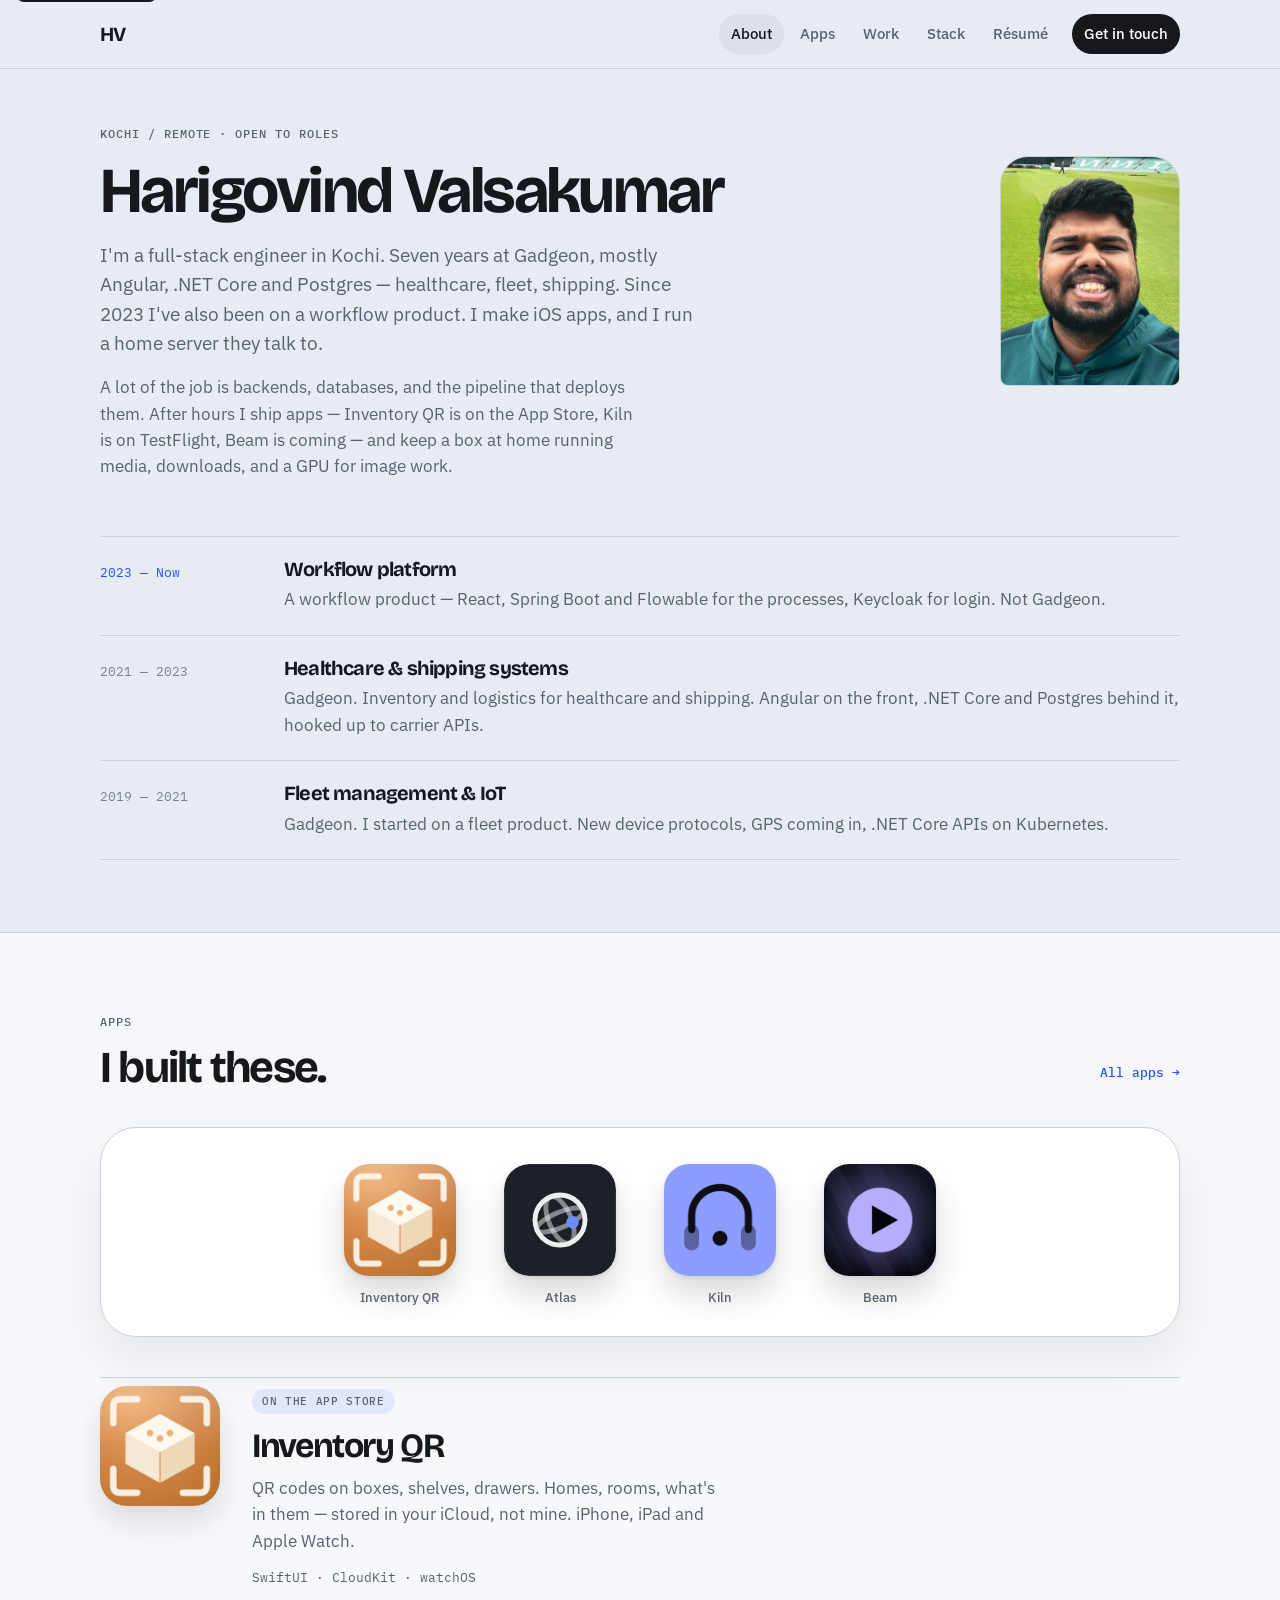
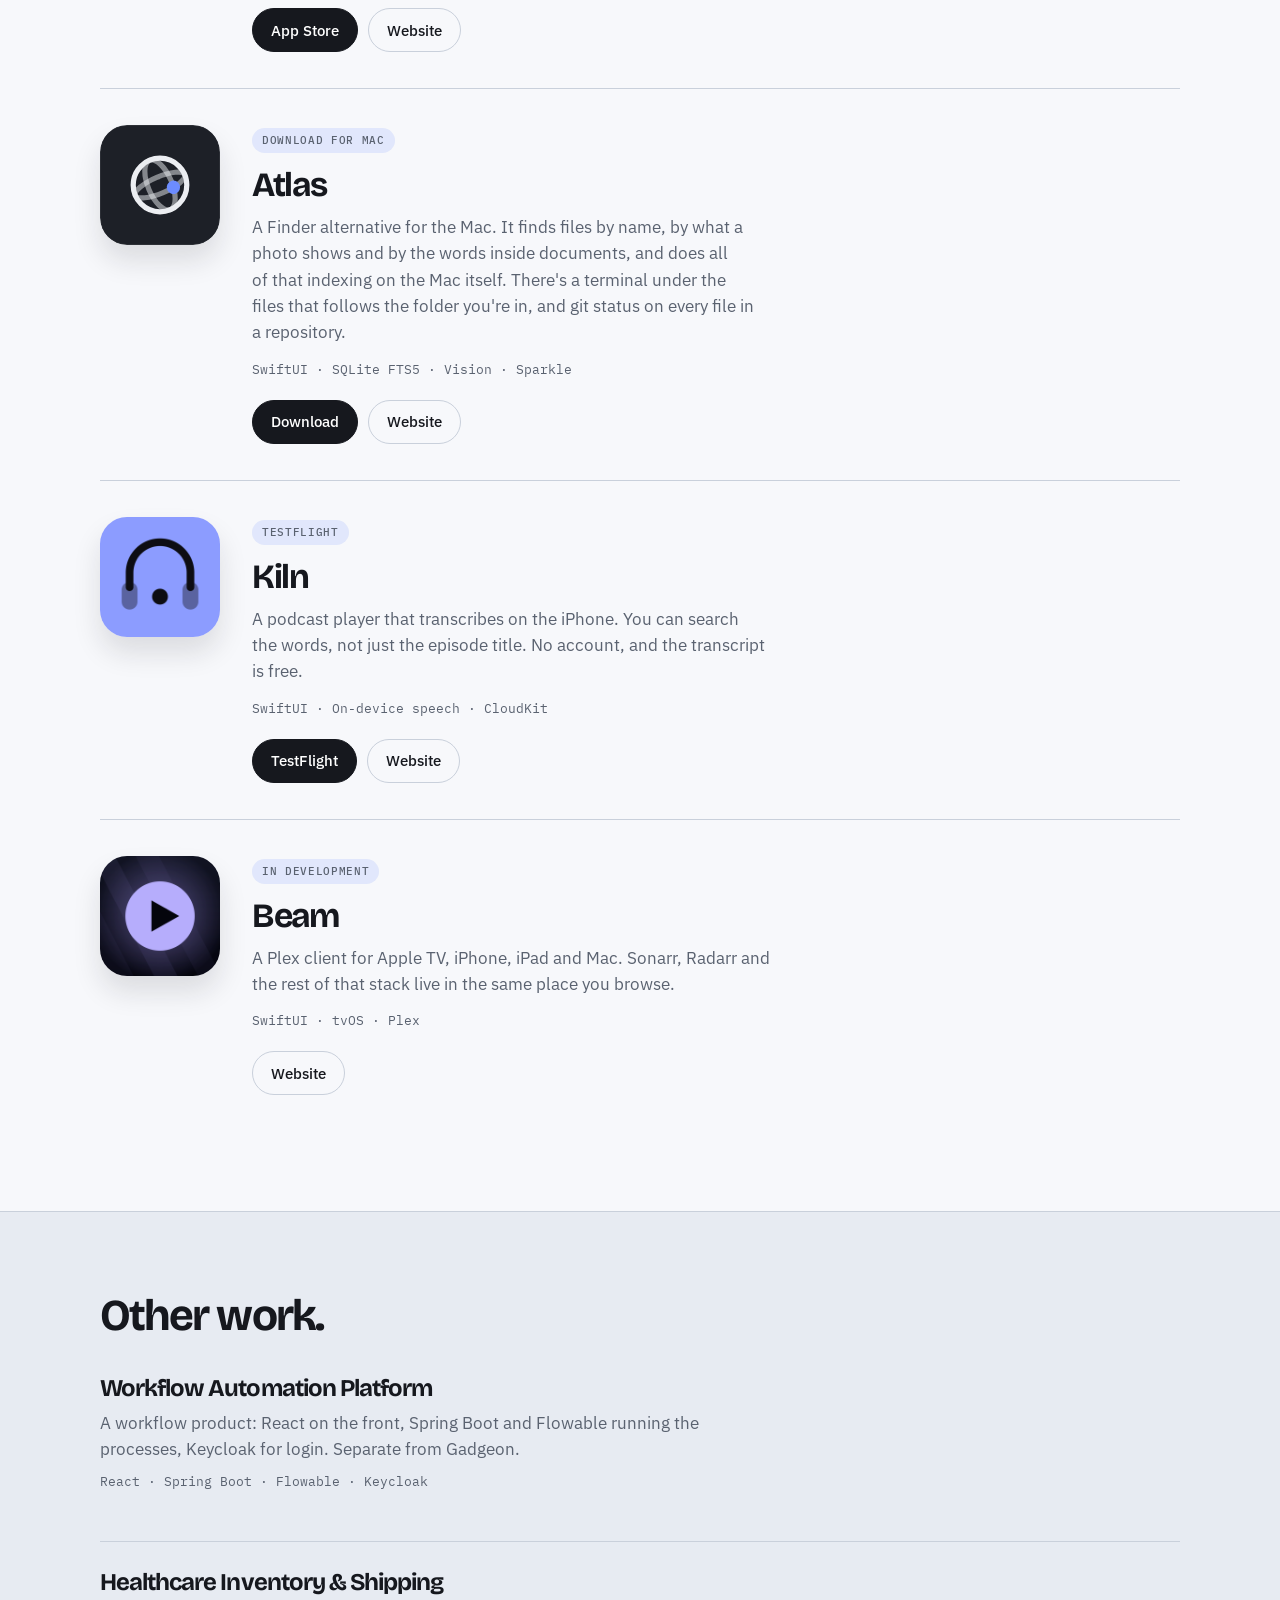
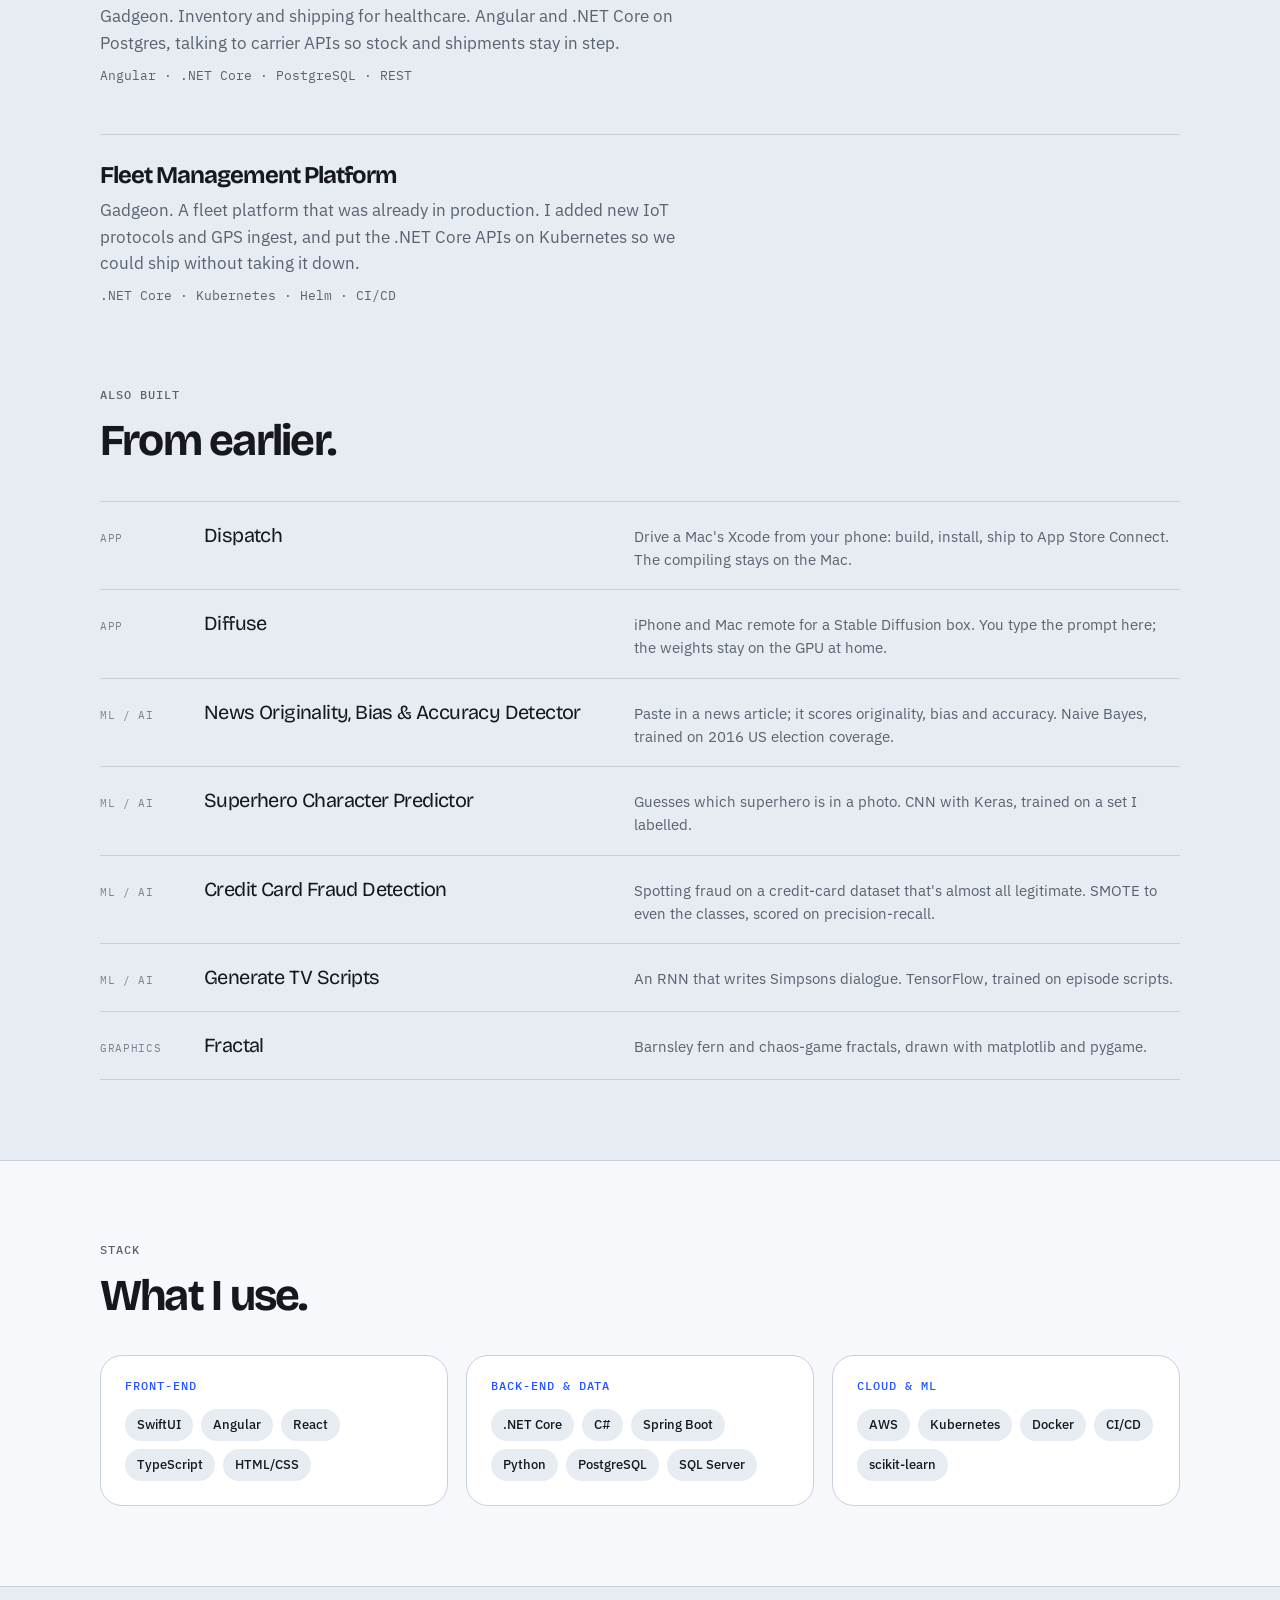
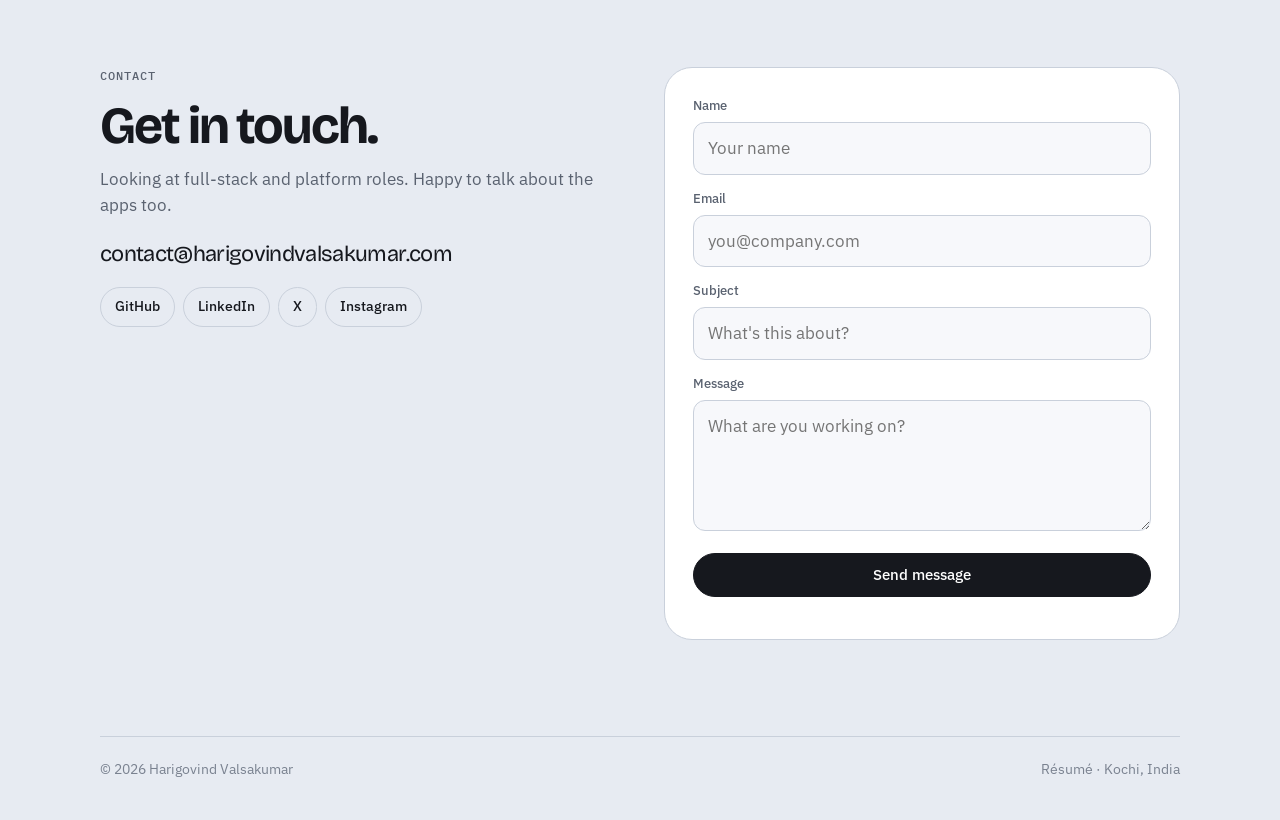
<file: index.html>
<!DOCTYPE html>
<html lang="en" class="no-js">

<head>
  <meta charset="utf-8">
  <meta name="viewport" content="width=device-width, initial-scale=1">
  <meta name="color-scheme" content="light">
  <title>Harigovind Valsakumar — Inventory QR, Kiln, Beam</title>
  <meta name="description"
    content="Harigovind Valsakumar — full-stack engineer in Kochi. Inventory QR is on the App Store, Kiln is on TestFlight, Beam is in progress.">
  <meta name="keywords"
    content="Harigovind Valsakumar, Inventory QR, Kiln, Beam, iOS, SwiftUI, Kochi">
  <meta name="author" content="Harigovind Valsakumar">
  <link rel="canonical" href="https://harigovindvalsakumar.com/">

  <meta property="og:title" content="Harigovind Valsakumar — Inventory QR, Kiln, Beam">
  <meta property="og:description"
    content="Full-stack engineer in Kochi. Apps on the side: Inventory QR, Kiln, Beam.">
  <meta property="og:type" content="website">
  <meta property="og:url" content="https://harigovindvalsakumar.com/">
  <meta name="twitter:card" content="summary">

  <link rel="icon"
    href="data:image/svg+xml,%3Csvg xmlns='http://www.w3.org/2000/svg' viewBox='0 0 64 64'%3E%3Crect width='64' height='64' rx='14' fill='%232155ff'/%3E%3Ctext x='32' y='42' font-family='system-ui,sans-serif' font-size='22' font-weight='700' fill='%23ffffff' text-anchor='middle'%3EHV%3C/text%3E%3C/svg%3E">
  <link rel="apple-touch-icon" href="icons/inventory-qr.png">

  <link rel="preconnect" href="https://fonts.googleapis.com">
  <link rel="preconnect" href="https://fonts.gstatic.com" crossorigin>
  <link rel="stylesheet"
    href="https://fonts.googleapis.com/css2?family=Bricolage+Grotesque:opsz,wght@12..96,500;12..96,700&family=IBM+Plex+Sans:ital,wght@0,400;0,500;0,600;1,400&family=IBM+Plex+Mono:wght@400;500&display=swap">
  <link rel="stylesheet" href="main.css?v=11">
</head>

<body>
  <a class="skip" href="#top">Skip to content</a>

  <header class="nav">
    <nav class="nav-inner" aria-label="Main">
      <a class="mark" href="#top">HV</a>

      <button class="nav-toggle" type="button" data-nav-toggle aria-expanded="false" aria-controls="nav-links"
        aria-label="Menu">
        <svg class="ico-bars" viewBox="0 0 24 24" fill="none" stroke="currentColor" stroke-width="2"
          stroke-linecap="round" aria-hidden="true">
          <path d="M3 6h18M3 12h18M3 18h18" />
        </svg>
        <svg class="ico-x" viewBox="0 0 24 24" fill="none" stroke="currentColor" stroke-width="2" stroke-linecap="round"
          aria-hidden="true">
          <path d="M5 5l14 14M19 5L5 19" />
        </svg>
      </button>

      <div class="nav-links" id="nav-links" data-nav-links>
        <a data-nav="about" href="#about">About</a>
        <a data-nav="apps" href="#apps">Apps</a>
        <a data-nav="work" href="#work">Work</a>
        <a data-nav="skills" href="#skills">Stack</a>
        <a href="resume.html" target="_blank" rel="noopener">Résumé</a>
        <a class="nav-cta" href="#contact">Get in touch</a>
      </div>
    </nav>
  </header>

  <main id="top">

    <!-- ── About ─────────────────────────────────────────────────── -->
    <section class="hero wrap" id="about">
      <p class="eyebrow">Kochi / remote · Open to roles</p>

      <div class="about-grid">
        <div>
          <h1>Harigovind Valsakumar</h1>
          <p class="lede">I'm a full-stack engineer in Kochi. Seven years at Gadgeon, mostly Angular, .NET Core and
            Postgres — healthcare, fleet, shipping. Since 2023 I've also been on a workflow product. I make iOS apps,
            and I run a home server they talk to.</p>
          <p>A lot of the job is backends, databases, and the pipeline that deploys them. After hours I ship apps —
            Inventory QR is on the App Store, Kiln is on TestFlight, Beam is coming — and keep a box at home running
            media, downloads, and a GPU for image work.</p>
        </div>
        <div class="portrait">
          <img src="portrait.webp" width="400" height="506" alt="Harigovind Valsakumar">
        </div>
      </div>

      <div class="timeline">
        <div class="row is-now">
          <div class="when">2023 — Now</div>
          <div>
            <h3>Workflow platform</h3>
            <p>A workflow product — React, Spring Boot and Flowable for the processes, Keycloak for login. Not
              Gadgeon.</p>
          </div>
        </div>
        <div class="row">
          <div class="when">2021 — 2023</div>
          <div>
            <h3>Healthcare &amp; shipping systems</h3>
            <p>Gadgeon. Inventory and logistics for healthcare and shipping. Angular on the front, .NET Core and
              Postgres behind it, hooked up to carrier APIs.</p>
          </div>
        </div>
        <div class="row">
          <div class="when">2019 — 2021</div>
          <div>
            <h3>Fleet management &amp; IoT</h3>
            <p>Gadgeon. I started on a fleet product. New device protocols, GPS coming in, .NET Core APIs on
              Kubernetes.</p>
          </div>
        </div>
      </div>
    </section>

    <!-- ── Apps ───────────────────────────────────────────────────── -->
    <section class="band" id="apps">
      <div class="wrap">
        <header class="sec-head sec-head-link">
          <div>
            <p class="eyebrow">Apps</p>
            <h2>I built these.</h2>
          </div>
          <a class="sec-link" href="https://apps.harigovindvalsakumar.com/">All apps →</a>
        </header>

        <div class="dock" aria-label="Apps">
          <a class="dock-app" href="#inventory-qr">
            <img src="icons/inventory-qr.png" width="512" height="512" alt="">
            <span>Inventory QR</span>
          </a>
          <a class="dock-app" href="#atlas">
            <img src="icons/atlas.svg" width="512" height="512" alt="">
            <span>Atlas</span>
          </a>
          <a class="dock-app" href="#kiln">
            <img src="icons/kiln.png" width="512" height="512" alt="">
            <span>Kiln</span>
          </a>
          <a class="dock-app" href="#beam">
            <img src="icons/beam.png" width="512" height="512" alt="">
            <span>Beam</span>
          </a>
        </div>

        <article class="product" id="inventory-qr">
          <img class="product-icon" src="icons/inventory-qr.png" width="512" height="512" alt="Inventory QR icon">
          <div>
            <p class="status-pill">On the App Store</p>
            <h3>Inventory QR</h3>
            <p>QR codes on boxes, shelves, drawers. Homes, rooms, what's in them — stored in your iCloud, not mine.
              iPhone, iPad and Apple Watch.</p>
            <p class="stack-line">SwiftUI · CloudKit · watchOS</p>
            <div class="app-links">
              <a class="btn" href="https://apps.apple.com/app/id6747960199" target="_blank" rel="noopener">App Store</a>
              <a class="btn btn-ghost" href="https://inventoryqrapp.com/" target="_blank" rel="noopener">Website</a>
            </div>
          </div>
        </article>

        <article class="product" id="atlas">
          <img class="product-icon" src="icons/atlas.svg" width="512" height="512" alt="Atlas icon">
          <div>
            <p class="status-pill">Download for Mac</p>
            <h3>Atlas</h3>
            <p>A Finder alternative for the Mac. It finds files by name, by what a photo shows and by the words
              inside documents, and does all of that indexing on the Mac itself. There's a terminal under the
              files that follows the folder you're in, and git status on every file in a repository.</p>
            <p class="stack-line">SwiftUI · SQLite FTS5 · Vision · Sparkle</p>
            <div class="app-links">
              <a class="btn" href="https://downloads.harigovindvalsakumar.com/atlas/Atlas.dmg">Download</a>
              <a class="btn btn-ghost" href="https://apps.harigovindvalsakumar.com/atlas/" target="_blank" rel="noopener">Website</a>
            </div>
          </div>
        </article>

        <article class="product" id="kiln">
          <img class="product-icon" src="icons/kiln.png" width="512" height="512" alt="Kiln icon">
          <div>
            <p class="status-pill">TestFlight</p>
            <h3>Kiln</h3>
            <p>A podcast player that transcribes on the iPhone. You can search the words, not just the episode title.
              No account, and the transcript is free.</p>
            <p class="stack-line">SwiftUI · On-device speech · CloudKit</p>
            <div class="app-links">
              <a class="btn" href="https://testflight.apple.com/join/neDPMNEW" target="_blank"
                rel="noopener">TestFlight</a>
              <a class="btn btn-ghost" href="https://kilnpodcastplayer.app/" target="_blank" rel="noopener">Website</a>
            </div>
          </div>
        </article>

        <article class="product" id="beam">
          <img class="product-icon" src="icons/beam.png" width="512" height="512" alt="Beam icon">
          <div>
            <p class="status-pill">In development</p>
            <h3>Beam</h3>
            <p>A Plex client for Apple TV, iPhone, iPad and Mac. Sonarr, Radarr and the rest of that stack live in the
              same place you browse.</p>
            <p class="stack-line">SwiftUI · tvOS · Plex</p>
            <div class="app-links">
              <a class="btn btn-ghost" href="https://beammediaplayer.com/" target="_blank" rel="noopener">Website</a>
            </div>
          </div>
        </article>
      </div>
    </section>

    <!-- ── Work ──────────────────────────────────────────────────── -->
    <section class="wrap sec will-rise" id="work">
      <header class="sec-head">
        <h2>Other work.</h2>
      </header>

      <div class="jobs">
        <article>
          <h3>Workflow Automation Platform</h3>
          <p>A workflow product: React on the front, Spring Boot and Flowable running the processes, Keycloak for
            login. Separate from Gadgeon.</p>
          <p class="stack-line">React · Spring Boot · Flowable · Keycloak</p>
        </article>
        <article>
          <h3>Healthcare Inventory &amp; Shipping</h3>
          <p>Gadgeon. Inventory and shipping for healthcare. Angular and .NET Core on Postgres, talking to carrier APIs
            so stock and shipments stay in step.</p>
          <p class="stack-line">Angular · .NET Core · PostgreSQL · REST</p>
        </article>
        <article>
          <h3>Fleet Management Platform</h3>
          <p>Gadgeon. A fleet platform that was already in production. I added new IoT protocols and GPS ingest, and
            put the .NET Core APIs on Kubernetes so we could ship without taking it down.</p>
          <p class="stack-line">.NET Core · Kubernetes · Helm · CI/CD</p>
        </article>
      </div>
    </section>

    <!-- ── Also built ────────────────────────────────────────────── -->
    <section class="wrap sec will-rise">
      <header class="sec-head">
        <p class="eyebrow">Also built</p>
        <h2>From earlier.</h2>
      </header>

      <div class="repos" data-repos>
        <a class="repo" data-cat="tool" href="https://github.com/HarigovindV10/Dispatch" target="_blank"
          rel="noopener">
          <span class="cat">App</span>
          <span class="name">Dispatch</span>
          <span class="desc">Drive a Mac's Xcode from your phone: build, install, ship to App Store Connect. The
            compiling stays on the Mac.</span>
        </a>
        <a class="repo" data-cat="ml" href="https://github.com/HarigovindV10/Diffuse-SD-Client" target="_blank"
          rel="noopener">
          <span class="cat">App</span>
          <span class="name">Diffuse</span>
          <span class="desc">iPhone and Mac remote for a Stable Diffusion box. You type the prompt here; the weights
            stay on the GPU at home.</span>
        </a>
        <a class="repo" data-cat="ml" href="https://github.com/HarigovindV10/News-Originality-Bias-and-Accuracy-Detector"
          target="_blank" rel="noopener">
          <span class="cat">ML / AI</span>
          <span class="name">News Originality, Bias &amp; Accuracy Detector</span>
          <span class="desc">Paste in a news article; it scores originality, bias and accuracy. Naive Bayes, trained
            on 2016 US election coverage.</span>
        </a>
        <a class="repo" data-cat="ml" href="https://github.com/HarigovindV10/SuperheroCharacterPredictor" target="_blank"
          rel="noopener">
          <span class="cat">ML / AI</span>
          <span class="name">Superhero Character Predictor</span>
          <span class="desc">Guesses which superhero is in a photo. CNN with Keras, trained on a set I labelled.</span>
        </a>
        <a class="repo" data-cat="ml" href="https://github.com/HarigovindV10/Credit-Card-Fraud-Detection" target="_blank"
          rel="noopener">
          <span class="cat">ML / AI</span>
          <span class="name">Credit Card Fraud Detection</span>
          <span class="desc">Spotting fraud on a credit-card dataset that's almost all legitimate. SMOTE to even the
            classes, scored on precision-recall.</span>
        </a>
        <a class="repo" data-cat="ml" href="https://github.com/HarigovindV10/Generate-TV-Scripts" target="_blank"
          rel="noopener">
          <span class="cat">ML / AI</span>
          <span class="name">Generate TV Scripts</span>
          <span class="desc">An RNN that writes Simpsons dialogue. TensorFlow, trained on episode scripts.</span>
        </a>
        <a class="repo" data-cat="graphics" href="https://github.com/HarigovindV10/Fractal" target="_blank"
          rel="noopener">
          <span class="cat">Graphics</span>
          <span class="name">Fractal</span>
          <span class="desc">Barnsley fern and chaos-game fractals, drawn with matplotlib and pygame.</span>
        </a>
      </div>
    </section>

    <!-- ── Stack ─────────────────────────────────────────────────── -->
    <section class="band will-rise" id="skills">
      <div class="wrap">
        <header class="sec-head">
          <p class="eyebrow">Stack</p>
          <h2>What I use.</h2>
        </header>
        <div class="tri">
          <div>
            <h3>Front-end</h3>
            <ul class="pills">
              <li>SwiftUI</li>
              <li>Angular</li>
              <li>React</li>
              <li>TypeScript</li>
              <li>HTML/CSS</li>
            </ul>
          </div>
          <div>
            <h3>Back-end &amp; data</h3>
            <ul class="pills">
              <li>.NET Core</li>
              <li>C#</li>
              <li>Spring Boot</li>
              <li>Python</li>
              <li>PostgreSQL</li>
              <li>SQL Server</li>
            </ul>
          </div>
          <div>
            <h3>Cloud &amp; ML</h3>
            <ul class="pills">
              <li>AWS</li>
              <li>Kubernetes</li>
              <li>Docker</li>
              <li>CI/CD</li>
              <li>scikit-learn</li>
            </ul>
          </div>
        </div>
      </div>
    </section>

    <!-- ── Contact ───────────────────────────────────────────────── -->
    <section class="wrap contact will-rise" id="contact">
      <div>
        <p class="eyebrow">Contact</p>
        <h2>Get in touch.</h2>
        <p class="note">Looking at full-stack and platform roles. Happy to talk about the apps too.</p>
        <a class="mailto" href="mailto:contact@harigovindvalsakumar.com">contact@harigovindvalsakumar.com</a>
        <div class="socials">
          <a href="https://github.com/harigovindv10" target="_blank" rel="noopener">GitHub</a>
          <a href="https://linkedin.com/in/harigovindvalsakumar" target="_blank" rel="noopener">LinkedIn</a>
          <a href="https://x.com/hvalsakumar" target="_blank" rel="noopener">X</a>
          <a href="https://www.instagram.com/harigovindvalsakumar/" target="_blank" rel="noopener">Instagram</a>
        </div>
      </div>

      <div class="form-panel">
        <form id="contactForm" novalidate>
          <div class="field">
            <label for="name">Name</label>
            <input id="name" name="name" type="text" placeholder="Your name" maxlength="100" required>
            <small class="err" id="nameError">Please enter your name.</small>
          </div>
          <div class="field">
            <label for="email">Email</label>
            <input id="email" name="email" type="email" placeholder="you@company.com" maxlength="254" required>
            <small class="err" id="emailError">Please enter a valid email address.</small>
          </div>
          <div class="field">
            <label for="subject">Subject</label>
            <input id="subject" name="subject" type="text" placeholder="What's this about?" maxlength="200" required>
            <small class="err" id="subjectError">Please enter a subject.</small>
          </div>
          <div class="field">
            <label for="message">Message</label>
            <textarea id="message" name="message" rows="4" placeholder="What are you working on?" maxlength="5000"
              required></textarea>
            <small class="err" id="messageError">Please enter a message.</small>
          </div>
          <input class="hp" type="text" name="company" id="company" tabindex="-1" autocomplete="off" aria-hidden="true">
          <button type="submit" class="btn">Send message</button>
          <p id="formStatus" class="form-status" role="status" aria-live="polite"></p>
        </form>

        <div class="sent" id="formSent" style="display: none">
          <div class="tick" aria-hidden="true">✓</div>
          <h3>Message sent</h3>
          <p>I'll get back to you within a day or two.</p>
        </div>
      </div>
    </section>
  </main>

  <footer class="foot">
    <span>© <span data-year>2026</span> Harigovind Valsakumar</span>
    <span><a href="resume.html" target="_blank" rel="noopener">Résumé</a> · Kochi, India</span>
  </footer>

  <script src="main.js?v=7" defer></script>
</body>

</html>
</file>
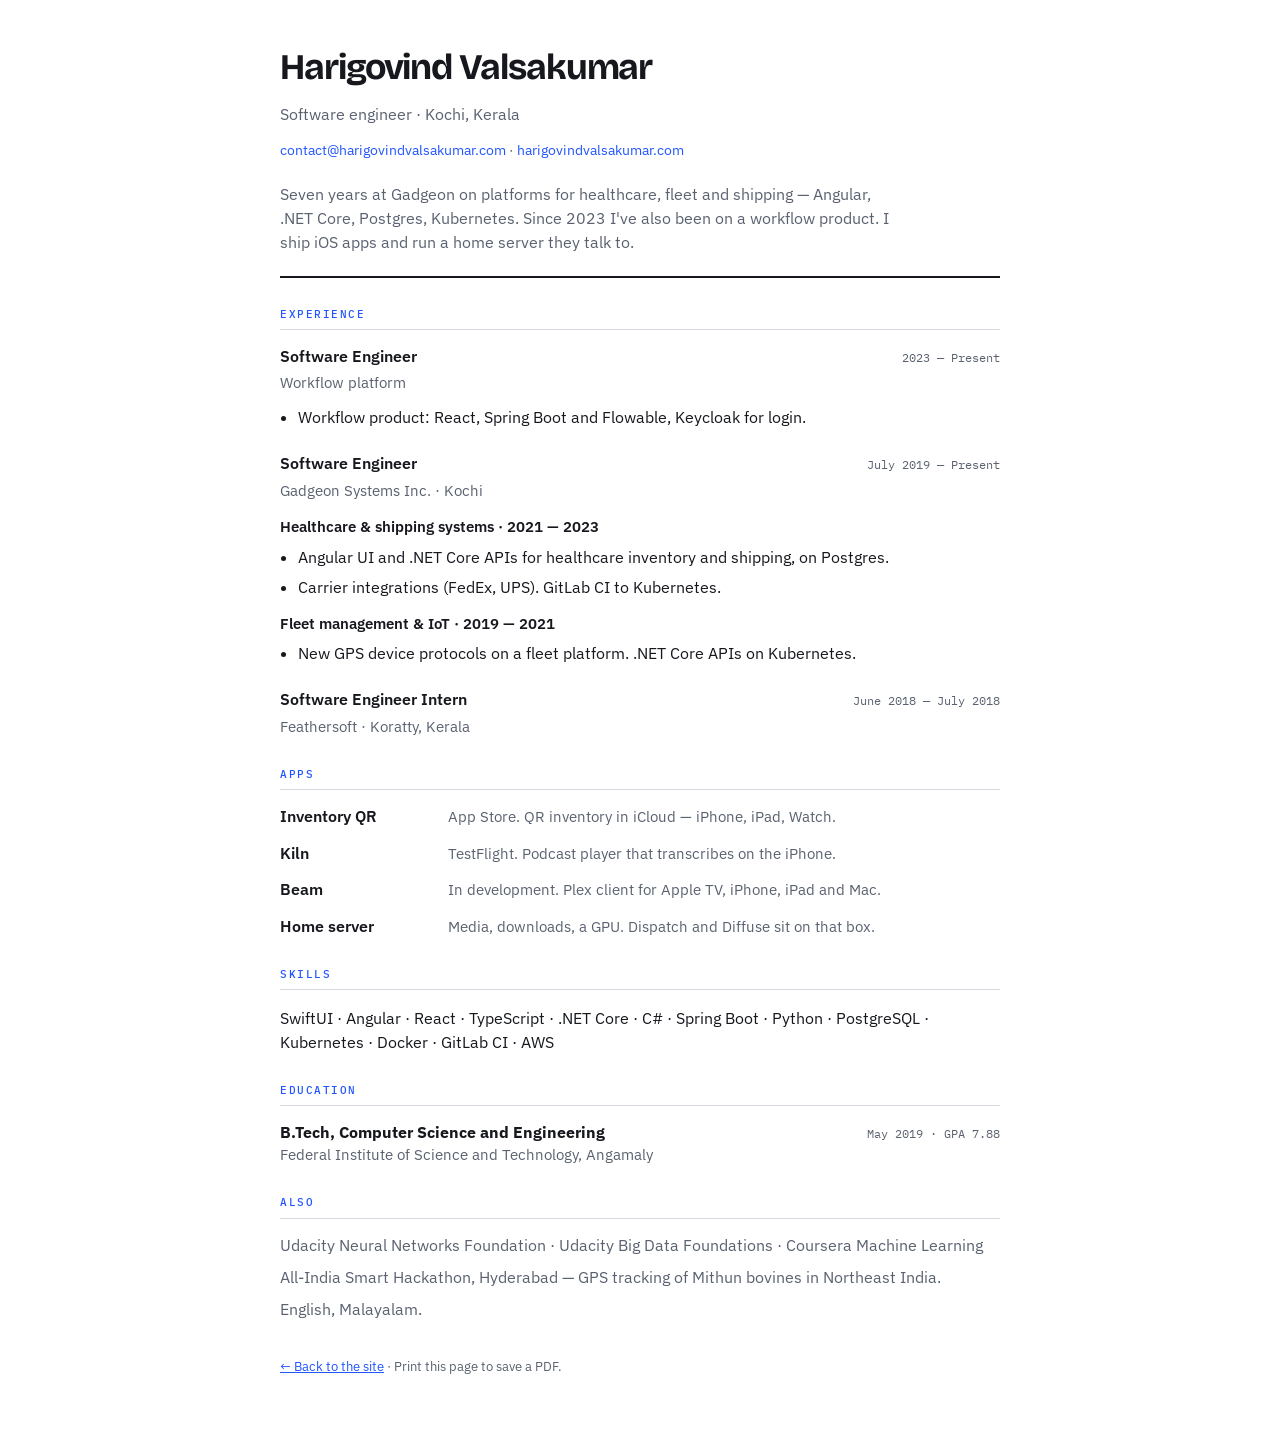
<file: resume.html>
<!DOCTYPE html>
<html lang="en">

<head>
  <meta charset="utf-8">
  <meta name="viewport" content="width=device-width, initial-scale=1">
  <title>Harigovind Valsakumar — Résumé</title>
  <meta name="description" content="Résumé — Harigovind Valsakumar, software engineer in Kochi.">
  <link rel="canonical" href="https://harigovindvalsakumar.com/resume.html">
  <link rel="preconnect" href="https://fonts.googleapis.com">
  <link rel="preconnect" href="https://fonts.gstatic.com" crossorigin>
  <link rel="stylesheet"
    href="https://fonts.googleapis.com/css2?family=Bricolage+Grotesque:opsz,wght@12..96,600;12..96,700&family=IBM+Plex+Sans:ital,wght@0,400;0,500;0,600;1,400&family=IBM+Plex+Mono:wght@400;500&display=swap">
  <style>
    :root {
      --ink: #16181e;
      --mute: #5a6270;
      --line: #d5dae3;
      --cobalt: #2155ff;
      --display: 'Bricolage Grotesque', system-ui, sans-serif;
      --sans: 'IBM Plex Sans', system-ui, sans-serif;
      --mono: 'IBM Plex Mono', ui-monospace, Menlo, monospace;
    }

    * { box-sizing: border-box; }

    html { color-scheme: light; }

    body {
      margin: 0;
      color: var(--ink);
      font: 15.5px/1.55 var(--sans);
      background: #fff;
    }

    .sheet {
      width: min(720px, 100% - 48px);
      margin: 40px auto 64px;
    }

    header {
      padding-bottom: 22px;
      margin-bottom: 8px;
      border-bottom: 2px solid var(--ink);
    }

    h1 {
      font-family: var(--display);
      font-size: 36px;
      font-weight: 700;
      letter-spacing: -.03em;
      margin: 0 0 6px;
    }

    .role {
      margin: 0 0 12px;
      color: var(--mute);
      font-size: 16px;
    }

    .links {
      margin: 0;
      color: var(--mute);
      font-size: 13.5px;
      line-height: 1.7;
    }

    .links a { color: var(--cobalt); text-decoration: none; }
    .links a:hover { text-decoration: underline; }

    .lede {
      margin: 20px 0 0;
      color: var(--mute);
      max-width: 62ch;
    }

    h2 {
      font-family: var(--mono);
      font-size: 11px;
      font-weight: 500;
      letter-spacing: .14em;
      text-transform: uppercase;
      color: var(--cobalt);
      margin: 28px 0 14px;
      padding-bottom: 6px;
      border-bottom: 1px solid var(--line);
    }

    .job { margin: 0 0 22px; }

    .job-head {
      display: flex;
      justify-content: space-between;
      gap: 16px;
      flex-wrap: wrap;
      align-items: baseline;
    }

    .job-head h3 {
      font-size: 16px;
      font-weight: 600;
      margin: 0;
    }

    .when {
      font-family: var(--mono);
      font-size: 12px;
      color: var(--mute);
      white-space: nowrap;
    }

    .org {
      margin: 4px 0 10px;
      color: var(--mute);
      font-size: 14.5px;
    }

    .era {
      font-weight: 600;
      font-size: 14.5px;
      margin: 14px 0 6px;
    }

    ul {
      margin: 0;
      padding: 0 0 0 1.15em;
    }

    li { margin: 0 0 6px; }

    .app {
      display: grid;
      grid-template-columns: 148px minmax(0, 1fr);
      gap: 12px 20px;
      margin: 0 0 12px;
      align-items: baseline;
    }

    .app strong { font-weight: 600; }

    .app span { color: var(--mute); font-size: 14.5px; }

    .edu p { margin: 0; }

    .more p {
      margin: 0 0 8px;
      color: var(--mute);
    }

    .print-hint {
      margin: 36px 0 0;
      font-size: 13px;
      color: var(--mute);
    }

    .print-hint a { color: var(--cobalt); }

    @media print {
      @page { size: A4; margin: 18mm 20mm; }

      body { background: #fff; font-size: 11pt; }

      .sheet {
        width: auto;
        margin: 0;
      }

      .print-hint { display: none; }

      a { color: inherit; text-decoration: none; }

      h1 { font-size: 26pt; }

      h2 { margin-top: 22px; }
    }
  </style>
</head>

<body>
  <article class="sheet">
    <header>
      <h1>Harigovind Valsakumar</h1>
      <p class="role">Software engineer · Kochi, Kerala</p>
      <p class="links">
        <a href="mailto:contact@harigovindvalsakumar.com">contact@harigovindvalsakumar.com</a>
        · <a href="https://harigovindvalsakumar.com/">harigovindvalsakumar.com</a>
      </p>
      <p class="lede">Seven years at Gadgeon on platforms for healthcare, fleet and shipping — Angular, .NET Core,
        Postgres, Kubernetes. Since 2023 I've also been on a workflow product. I ship iOS apps and run a home
        server they talk to.</p>
    </header>

    <h2>Experience</h2>

    <div class="job">
      <div class="job-head">
        <h3>Software Engineer</h3>
        <span class="when">2023 — Present</span>
      </div>
      <p class="org">Workflow platform</p>
      <ul>
        <li>Workflow product: React, Spring Boot and Flowable, Keycloak for login.</li>
      </ul>
    </div>

    <div class="job">
      <div class="job-head">
        <h3>Software Engineer</h3>
        <span class="when">July 2019 — Present</span>
      </div>
      <p class="org">Gadgeon Systems Inc. · Kochi</p>

      <p class="era">Healthcare &amp; shipping systems · 2021 — 2023</p>
      <ul>
        <li>Angular UI and .NET Core APIs for healthcare inventory and shipping, on Postgres.</li>
        <li>Carrier integrations (FedEx, UPS). GitLab CI to Kubernetes.</li>
      </ul>

      <p class="era">Fleet management &amp; IoT · 2019 — 2021</p>
      <ul>
        <li>New GPS device protocols on a fleet platform. .NET Core APIs on Kubernetes.</li>
      </ul>
    </div>

    <div class="job">
      <div class="job-head">
        <h3>Software Engineer Intern</h3>
        <span class="when">June 2018 — July 2018</span>
      </div>
      <p class="org">Feathersoft · Koratty, Kerala</p>
    </div>

    <h2>Apps</h2>
    <div class="app">
      <strong>Inventory QR</strong>
      <span>App Store. QR inventory in iCloud — iPhone, iPad, Watch.</span>
    </div>
    <div class="app">
      <strong>Kiln</strong>
      <span>TestFlight. Podcast player that transcribes on the iPhone.</span>
    </div>
    <div class="app">
      <strong>Beam</strong>
      <span>In development. Plex client for Apple TV, iPhone, iPad and Mac.</span>
    </div>
    <div class="app">
      <strong>Home server</strong>
      <span>Media, downloads, a GPU. Dispatch and Diffuse sit on that box.</span>
    </div>

    <h2>Skills</h2>
    <p>SwiftUI · Angular · React · TypeScript · .NET Core · C# · Spring Boot · Python · PostgreSQL · Kubernetes ·
      Docker · GitLab CI · AWS</p>

    <h2>Education</h2>
    <div class="edu">
      <div class="job-head">
        <p><strong>B.Tech, Computer Science and Engineering</strong></p>
        <span class="when">May 2019 · GPA 7.88</span>
      </div>
      <p class="org">Federal Institute of Science and Technology, Angamaly</p>
    </div>

    <h2>Also</h2>
    <div class="more">
      <p>Udacity Neural Networks Foundation · Udacity Big Data Foundations · Coursera Machine Learning</p>
      <p>All-India Smart Hackathon, Hyderabad — GPS tracking of Mithun bovines in Northeast India.</p>
      <p>English, Malayalam.</p>
    </div>

    <p class="print-hint"><a href="index.html">← Back to the site</a> · Print this page to save a PDF.</p>
  </article>
</body>

</html>
</file>
<file: main.css>
/* Harigovind Valsakumar — portfolio
   Cool aluminum, cobalt, Bricolage Grotesque.
   The signature is the iOS dock of real app icons. */

:root {
	--ground: #e7ebf2;
	--paper: #f7f8fb;
	--panel: #ffffff;
	--ink: #16181e;
	--mute: #5a6270;
	--mute-2: #7a8290;
	--line: #c9d0db;
	--cobalt: #2155ff;
	--cobalt-ink: #ffffff;
	--now: #2155ff;

	--display: 'Bricolage Grotesque', system-ui, sans-serif;
	--sans: 'IBM Plex Sans', system-ui, sans-serif;
	--mono: 'IBM Plex Mono', ui-monospace, Menlo, monospace;

	--maxw: 1080px;
	--pad: 28px;
	--radius: 22px;
	--icon: 22.5%;
}

*,
*::before,
*::after {
	box-sizing: border-box;
}

[hidden] {
	display: none !important;
}

html {
	scroll-behavior: smooth;
	scroll-padding-top: 88px;
	-webkit-text-size-adjust: 100%;
}

body {
	margin: 0;
	background: var(--ground);
	color: var(--ink);
	font-family: var(--sans);
	font-size: 17px;
	line-height: 1.55;
	-webkit-font-smoothing: antialiased;
}

a {
	color: var(--cobalt);
	text-decoration: none;
}

a:hover {
	text-decoration: underline;
	text-underline-offset: 3px;
}

:focus {
	outline: none;
}

:focus-visible {
	outline: 2px solid var(--cobalt);
	outline-offset: 3px;
	border-radius: 6px;
}

::selection {
	background: rgba(33, 85, 255, .18);
}

img {
	max-width: 100%;
	height: auto;
	display: block;
}

input,
textarea,
button {
	font: inherit;
}

h1,
h2,
h3 {
	font-family: var(--display);
	font-weight: 700;
	letter-spacing: -.04em;
	line-height: 1.08;
	margin: 0;
}

.skip {
	position: absolute;
	left: 16px;
	top: -40px;
	z-index: 80;
	padding: 8px 12px;
	background: var(--ink);
	color: var(--panel);
	border-radius: 8px;
}

.skip:focus {
	top: 12px;
}

.wrap {
	width: min(var(--maxw), 100% - 2 * var(--pad));
	margin-inline: auto;
}

.eyebrow {
	margin: 0 0 12px;
	font-family: var(--mono);
	font-size: 12px;
	font-weight: 500;
	letter-spacing: .08em;
	text-transform: uppercase;
	color: var(--mute);
}

.note {
	margin: 10px 0 0;
	color: var(--mute);
	max-width: 52ch;
}

/* ── Nav ────────────────────────────────────────────────────────── */
.nav {
	position: sticky;
	top: 0;
	z-index: 40;
	background: color-mix(in srgb, var(--ground) 84%, transparent);
	backdrop-filter: saturate(1.4) blur(16px);
	border-bottom: 1px solid var(--line);
}

.nav-inner {
	width: min(var(--maxw), 100% - 2 * var(--pad));
	margin: 0 auto;
	min-height: 68px;
	display: flex;
	align-items: center;
	justify-content: space-between;
	gap: 16px;
}

.mark {
	font-family: var(--display);
	font-weight: 700;
	font-size: 20px;
	letter-spacing: -.04em;
	color: var(--ink);
}

.mark:hover {
	color: var(--ink);
	text-decoration: none;
}

.nav-toggle {
	display: none;
	width: 42px;
	height: 42px;
	align-items: center;
	justify-content: center;
	border: 1px solid var(--line);
	border-radius: 12px;
	background: var(--panel);
	color: var(--ink);
	cursor: pointer;
}

.nav-toggle svg {
	width: 20px;
	height: 20px;
}

.nav-toggle .ico-x,
.nav-toggle[aria-expanded='true'] .ico-bars {
	display: none;
}

.nav-toggle[aria-expanded='true'] .ico-x {
	display: block;
}

.nav-links {
	display: flex;
	align-items: center;
	gap: 4px;
	font-size: 15px;
	font-weight: 500;
}

.nav-links a {
	padding: 8px 12px;
	border-radius: 999px;
	color: var(--mute);
}

.nav-links a:hover,
.nav-links a.is-active {
	color: var(--ink);
	text-decoration: none;
	background: rgba(22, 24, 30, .05);
}

.nav-links a.nav-cta {
	margin-left: 8px;
	background: var(--ink);
	color: var(--panel);
}

.nav-links a.nav-cta:hover {
	background: #000;
	color: var(--panel);
}

/* ── Hero ───────────────────────────────────────────────────────── */
.hero {
	width: min(var(--maxw), 100% - 2 * var(--pad));
	margin: 0 auto;
	padding: 56px 0 72px;
}

.hero h1 {
	font-size: clamp(40px, 6vw, 64px);
	font-optical-sizing: auto;
	margin: 0 0 16px;
}

.hero .about-grid p {
	margin: 0 0 16px;
	color: var(--mute);
	max-width: 54ch;
}

.lede {
	margin: 0 0 16px;
	max-width: 54ch;
	font-size: 19px;
	color: var(--mute);
	text-wrap: pretty;
}

.dock {
	display: flex;
	justify-content: center;
	align-items: flex-end;
	gap: clamp(20px, 5vw, 48px);
	padding: 36px 40px 28px;
	margin-bottom: 40px;
	background: var(--panel);
	border: 1px solid var(--line);
	border-radius: 36px;
	box-shadow: 0 24px 50px rgba(22, 24, 30, .08);
}

.dock-app {
	display: flex;
	flex-direction: column;
	align-items: center;
	gap: 12px;
	color: var(--ink);
	min-width: 92px;
}

.dock-app:hover {
	text-decoration: none;
}

.dock-app img {
	width: clamp(76px, 14vw, 112px);
	height: auto;
	aspect-ratio: 1;
	border-radius: var(--icon);
	box-shadow:
		0 18px 32px rgba(22, 24, 30, .16),
		0 2px 4px rgba(22, 24, 30, .08);
	transition: transform .2s ease;
}

.dock-app:hover img {
	transform: translateY(-6px);
}

.dock-app span {
	font-size: 13px;
	font-weight: 500;
	color: var(--mute);
}

/* ── Sections ───────────────────────────────────────────────────── */
.band {
	background: var(--paper);
	border-block: 1px solid var(--line);
	padding: 80px 0;
}

.sec {
	padding: 80px 0;
}

.sec + .sec {
	padding-top: 8px;
}

.sec:has(+ .sec) {
	padding-bottom: 24px;
}

.sec-head {
	margin-bottom: 36px;
}

.sec-head h2 {
	font-size: clamp(32px, 5vw, 44px);
}

/* A section heading with a link to more, on the right (Apps → apps.harigovindvalsakumar.com). */
.sec-head-link {
	display: flex;
	align-items: flex-end;
	justify-content: space-between;
	gap: 16px;
	flex-wrap: wrap;
}

.sec-link {
	font-family: var(--mono);
	font-size: 13px;
	font-weight: 500;
	color: var(--cobalt);
	text-decoration: none;
	padding-bottom: 8px;
}

.sec-link:hover {
	text-decoration: underline;
	text-underline-offset: 3px;
}

/* ── Products ───────────────────────────────────────────────────── */
.product {
	display: grid;
	grid-template-columns: 120px minmax(0, 1fr);
	gap: 32px;
	align-items: start;
	padding: 36px 0;
	border-top: 1px solid var(--line);
}

.product:first-of-type {
	padding-top: 8px;
}

.product-icon {
	width: 120px;
	border-radius: var(--icon);
	box-shadow: 0 16px 28px rgba(22, 24, 30, .12);
}

.status-pill {
	display: inline-block;
	margin: 0 0 10px;
	padding: 4px 10px;
	border-radius: 999px;
	background: rgba(33, 85, 255, .1);
	color: var(--cobalt);
	font-family: var(--mono);
	font-size: 11px;
	font-weight: 500;
	letter-spacing: .06em;
	text-transform: uppercase;
}

.product h3 {
	font-size: 34px;
	margin: 0 0 10px;
}

.product p {
	margin: 0 0 14px;
	max-width: 52ch;
	color: var(--mute);
	text-wrap: pretty;
}

.stack-line {
	font-family: var(--mono);
	font-size: 13px;
	color: var(--mute-2);
	margin: 0 0 20px !important;
}

.app-links {
	display: flex;
	flex-wrap: wrap;
	gap: 10px;
}

.btn {
	display: inline-flex;
	align-items: center;
	justify-content: center;
	min-height: 44px;
	padding: 0 18px;
	border-radius: 999px;
	background: var(--ink);
	color: var(--panel);
	font-size: 15px;
	font-weight: 500;
	border: 1px solid var(--ink);
	cursor: pointer;
}

.btn:hover {
	background: #000;
	color: var(--panel);
	text-decoration: none;
}

.btn-ghost {
	background: transparent;
	color: var(--ink);
	border-color: var(--line);
}

.btn-ghost:hover {
	background: rgba(22, 24, 30, .05);
	color: var(--ink);
}

/* ── Client work ────────────────────────────────────────────────── */
.jobs {
	display: grid;
	gap: 0;
}

.jobs article {
	padding: 28px 0;
	border-top: 1px solid var(--line);
}

.jobs article:first-child {
	border-top: none;
	padding-top: 0;
}

.jobs h3 {
	font-size: 24px;
	margin: 0 0 8px;
}

.jobs p {
	margin: 0 0 10px;
	color: var(--mute);
	max-width: 62ch;
}

/* ── About ──────────────────────────────────────────────────────── */
.about-grid {
	display: grid;
	grid-template-columns: minmax(0, 1fr) 180px;
	gap: 40px;
	align-items: start;
	margin-bottom: 40px;
}

.about-grid p {
	margin: 0 0 16px;
	color: var(--mute);
	max-width: 54ch;
}

.portrait {
	width: 180px;
	border-radius: 28px 28px 8px 8px;
	overflow: hidden;
	border: 1px solid var(--line);
	background: var(--panel);
}

.portrait img {
	width: 100%;
	height: 228px;
	object-fit: cover;
}

.timeline {
	border-top: 1px solid var(--line);
}

.row {
	display: grid;
	grid-template-columns: 160px minmax(0, 1fr);
	gap: 24px;
	padding: 22px 0;
	border-bottom: 1px solid var(--line);
}

.when {
	font-family: var(--mono);
	font-size: 13px;
	color: var(--mute-2);
	padding-top: 4px;
}

.row.is-now .when {
	color: var(--cobalt);
}

.row h3 {
	font-size: 20px;
	margin: 0 0 6px;
}

.row p {
	margin: 0;
	color: var(--mute);
}

/* ── Also built ─────────────────────────────────────────────────── */
.filters {
	display: flex;
	gap: 8px;
	margin-bottom: 8px;
}

.filters button {
	padding: 7px 14px;
	border-radius: 999px;
	border: 1px solid var(--line);
	background: transparent;
	color: var(--mute);
	cursor: pointer;
}

.filters button:hover {
	background: rgba(22, 24, 30, .05);
}

.filters button.is-on {
	background: var(--ink);
	border-color: var(--ink);
	color: var(--panel);
}

.repos {
	border-top: 1px solid var(--line);
}

.repo {
	display: grid;
	grid-template-columns: 84px minmax(0, .9fr) minmax(0, 1.2fr);
	gap: 20px;
	align-items: baseline;
	padding: 18px 0;
	border-bottom: 1px solid var(--line);
	color: var(--ink);
}

a.repo:hover {
	color: var(--ink);
	text-decoration: none;
}

a.repo:hover .name {
	color: var(--cobalt);
}

.repo .cat {
	font-family: var(--mono);
	font-size: 11px;
	letter-spacing: .06em;
	text-transform: uppercase;
	color: var(--mute-2);
}

.repo .name {
	font-family: var(--display);
	font-size: 20px;
	letter-spacing: -.03em;
}

.repo .desc {
	font-size: 15px;
	color: var(--mute);
}

/* ── Stack ──────────────────────────────────────────────────────── */
.tri {
	display: grid;
	grid-template-columns: repeat(3, minmax(0, 1fr));
	gap: 18px;
}

.tri > div {
	background: var(--panel);
	border: 1px solid var(--line);
	border-radius: var(--radius);
	padding: 24px;
}

.tri h3 {
	font-family: var(--mono);
	font-size: 12px;
	font-weight: 500;
	letter-spacing: .08em;
	text-transform: uppercase;
	color: var(--cobalt);
	margin: 0 0 16px;
}

.pills {
	display: flex;
	flex-wrap: wrap;
	gap: 8px;
	list-style: none;
	padding: 0;
	margin: 0;
}

.pills li {
	padding: 6px 12px;
	border-radius: 999px;
	background: var(--ground);
	color: var(--ink);
	font-size: 13px;
	font-weight: 500;
}

/* ── Contact ────────────────────────────────────────────────────── */
.contact {
	display: grid;
	grid-template-columns: minmax(0, 1fr) minmax(0, 1fr);
	gap: 48px;
	align-items: start;
	padding: 80px 0 96px;
}

.contact h2 {
	font-size: clamp(36px, 5vw, 52px);
	margin: 0 0 12px;
}

.mailto {
	display: inline-block;
	margin: 18px 0 16px;
	font-family: var(--display);
	font-size: 22px;
	letter-spacing: -.03em;
	color: var(--ink);
}

.socials {
	display: flex;
	flex-wrap: wrap;
	gap: 8px;
}

.socials a {
	padding: 8px 14px;
	border-radius: 999px;
	border: 1px solid var(--line);
	color: var(--ink);
	font-size: 14px;
	font-weight: 500;
}

.socials a:hover {
	background: rgba(22, 24, 30, .05);
	text-decoration: none;
}

.form-panel {
	background: var(--panel);
	border: 1px solid var(--line);
	border-radius: 28px;
	padding: 28px;
}

.form-panel form {
	display: flex;
	flex-direction: column;
	gap: 14px;
}

.field label {
	display: block;
	margin-bottom: 6px;
	font-size: 13px;
	font-weight: 500;
	color: var(--mute);
}

.field input,
.field textarea {
	width: 100%;
	padding: 12px 14px;
	border: 1px solid var(--line);
	border-radius: 12px;
	background: var(--paper);
	color: var(--ink);
}

.field textarea {
	resize: vertical;
	min-height: 110px;
}

.field.invalid input,
.field.invalid textarea {
	border-color: #c45c3a;
}

.err {
	display: none;
	margin: 6px 0 0;
	color: #c45c3a;
	font-size: 13px;
}

.field.invalid .err {
	display: block;
}

.hp {
	position: absolute;
	left: -9999px;
	width: 1px;
	height: 1px;
	opacity: 0;
}

.form-status {
	margin: 0;
	color: #c45c3a;
	font-size: 14px;
}

.sent {
	flex-direction: column;
	align-items: flex-start;
	gap: 8px;
	min-height: 220px;
	justify-content: center;
}

.tick {
	width: 36px;
	height: 36px;
	border-radius: 50%;
	background: var(--cobalt);
	color: var(--cobalt-ink);
	display: grid;
	place-items: center;
	font-size: 18px;
}

.foot {
	width: min(var(--maxw), 100% - 2 * var(--pad));
	margin: 0 auto;
	padding: 22px 0 40px;
	display: flex;
	justify-content: space-between;
	gap: 16px;
	flex-wrap: wrap;
	color: var(--mute-2);
	font-size: 14px;
	border-top: 1px solid var(--line);
}

.foot a {
	color: inherit;
}

.will-rise {
	opacity: 0;
	transform: translateY(16px);
	transition: opacity .5s ease, transform .5s ease;
}

.will-rise.is-in,
.no-js .will-rise {
	opacity: 1;
	transform: none;
}

@media (prefers-reduced-motion: reduce) {
	html {
		scroll-behavior: auto;
	}

	.will-rise,
	.dock-app img {
		transition: none;
	}

	.dock-app:hover img {
		transform: none;
	}
}

@media (max-width: 860px) {
	.nav-toggle {
		display: inline-flex;
	}

	.nav-links {
		position: absolute;
		top: 100%;
		left: 0;
		right: 0;
		display: none;
		flex-direction: column;
		align-items: stretch;
		gap: 0;
		padding: 8px var(--pad) 20px;
		background: var(--ground);
		border-bottom: 1px solid var(--line);
	}

	.nav-links.is-open {
		display: flex;
	}

	.nav-links a {
		padding: 12px 4px;
		border-radius: 0;
		border-bottom: 1px solid var(--line);
	}

	.nav-links a.nav-cta {
		margin: 12px 0 0;
		height: 44px;
		justify-content: center;
		border-bottom: none;
		display: inline-flex;
	}

	.contact,
	.about-grid,
	.tri,
	.product {
		grid-template-columns: minmax(0, 1fr);
	}

	.product-icon {
		width: 88px;
	}

	.portrait {
		width: 140px;
	}

	.row,
	.repo {
		grid-template-columns: minmax(0, 1fr);
		gap: 6px;
	}
}

@media (max-width: 560px) {
	:root {
		--pad: 18px;
	}

	.hero {
		padding-top: 40px;
	}

	.dock {
		padding: 24px 16px 20px;
		gap: 16px;
		border-radius: 28px;
	}

	.dock-app {
		min-width: 0;
	}

	.contact {
		padding-bottom: 64px;
	}
}
</file>
